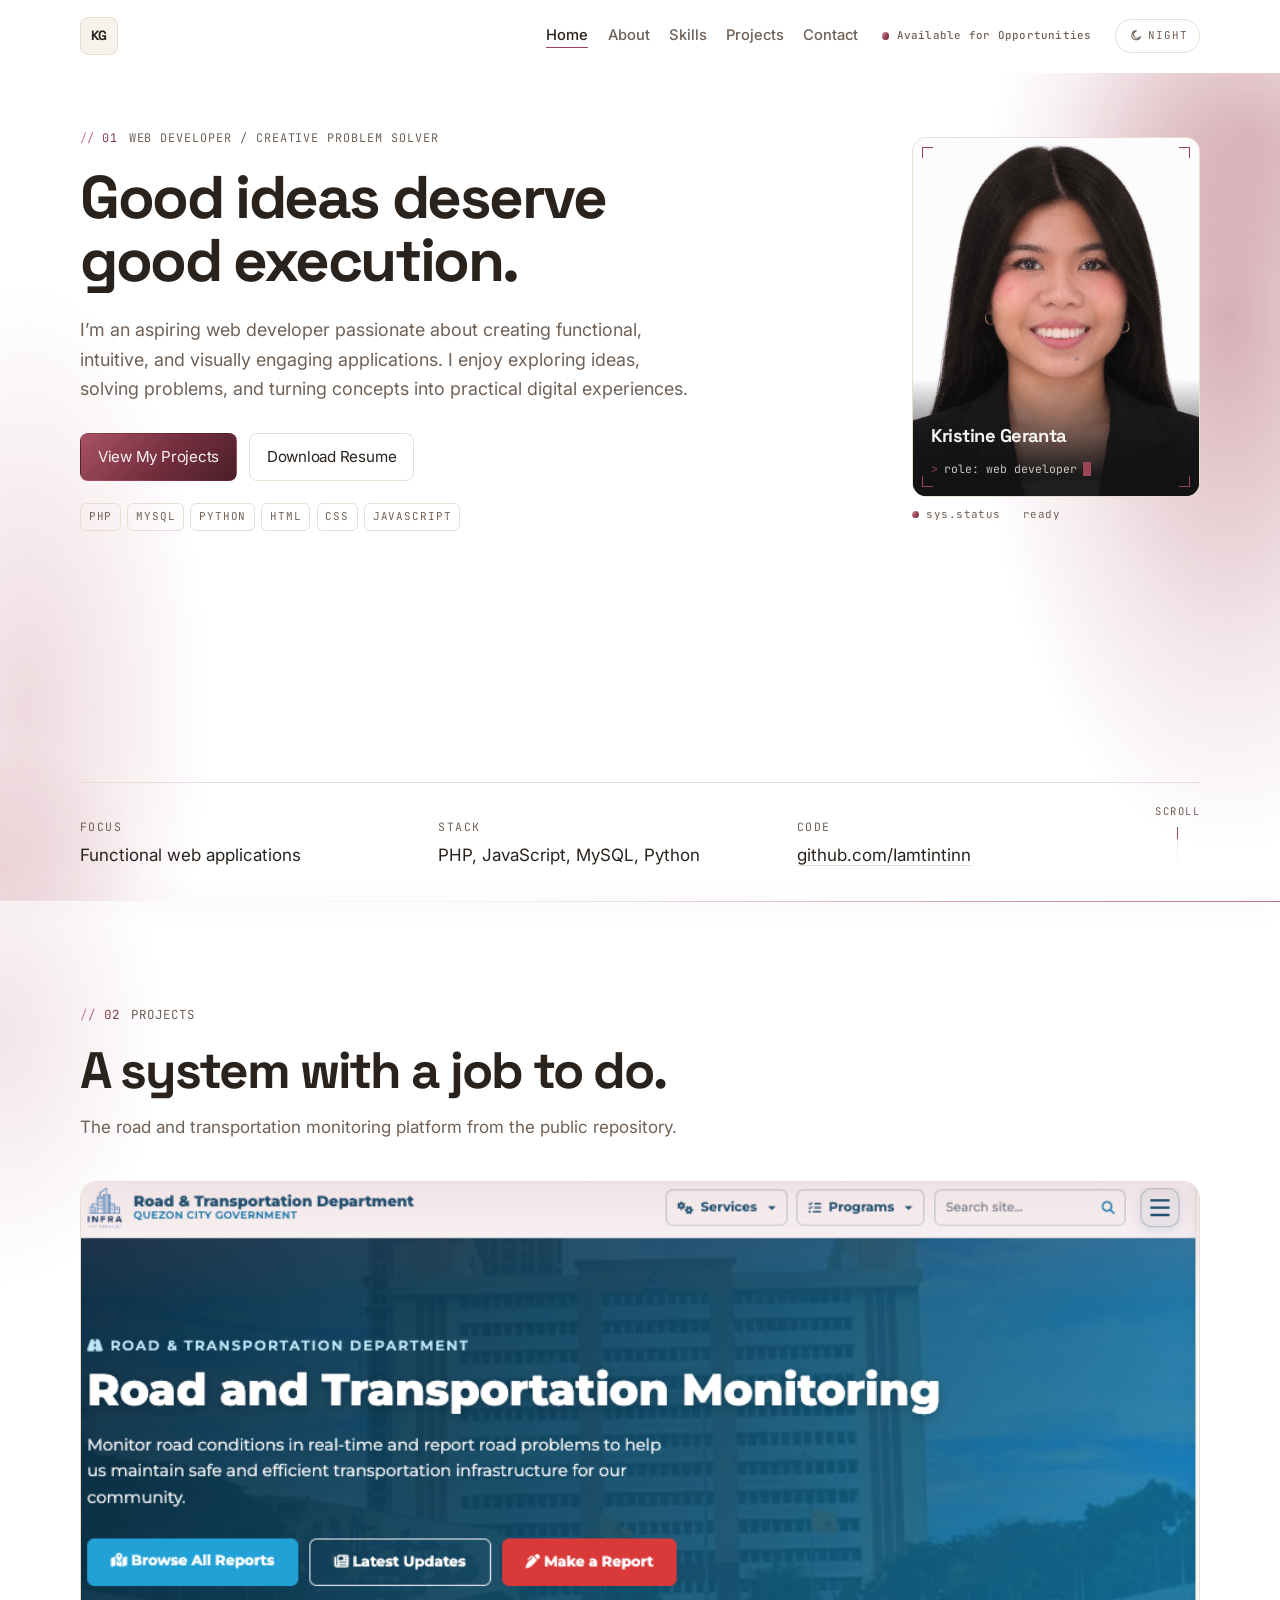
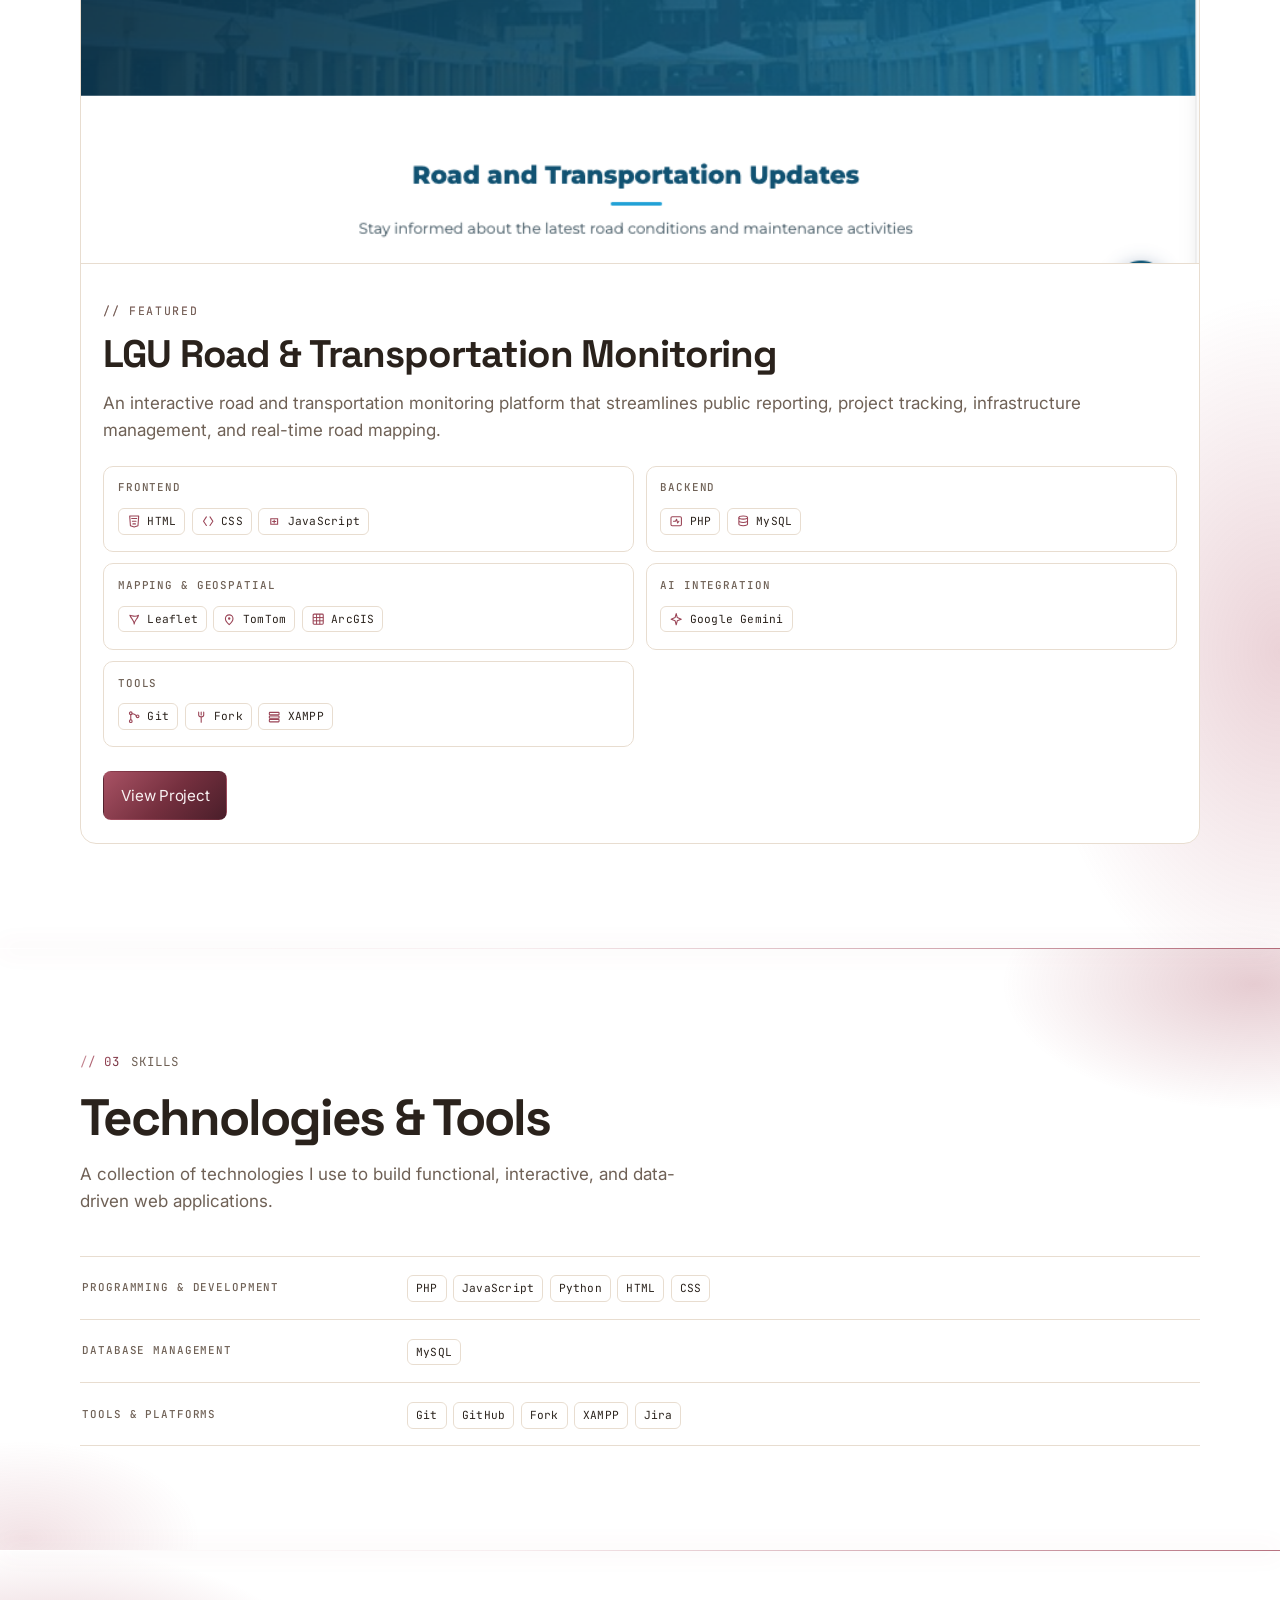
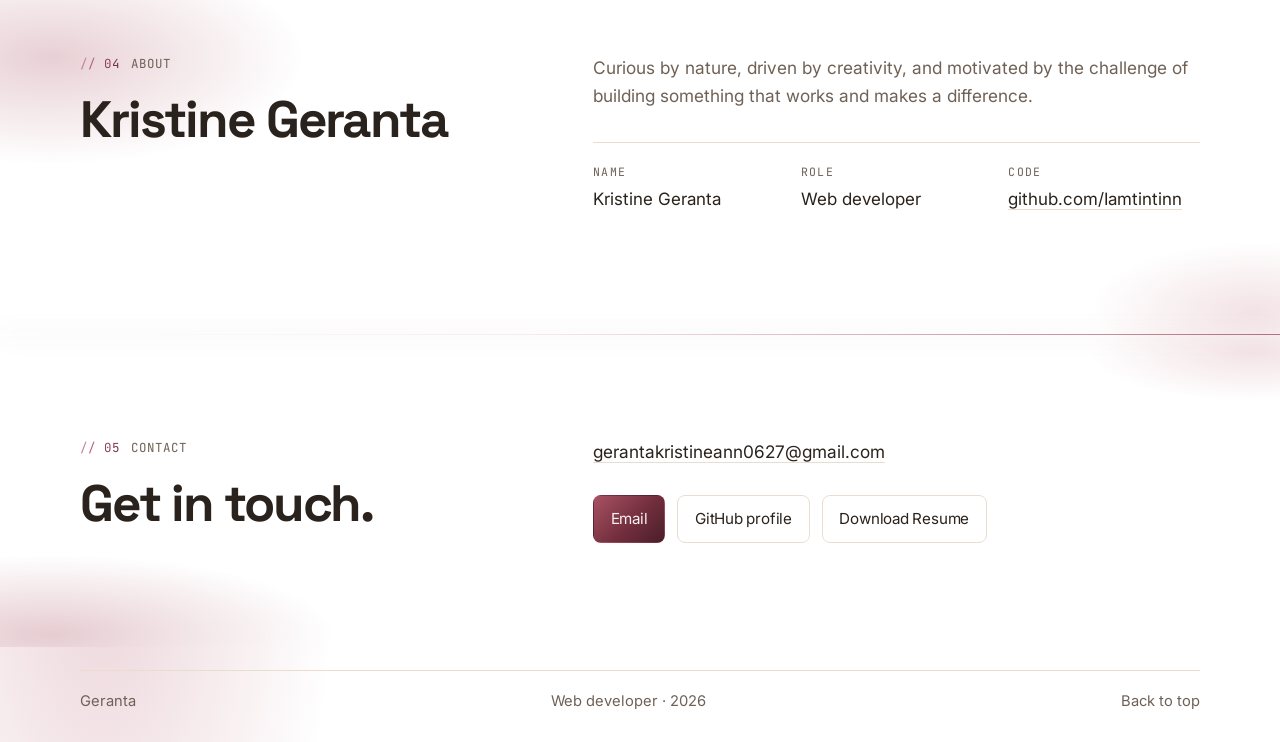
<file: index.html>
<!DOCTYPE html>
<html lang="en" data-theme="day">
<head>
  <meta charset="UTF-8">
  <meta name="viewport" content="width=device-width, initial-scale=1.0">
  <meta name="description" content="Kristine Geranta is a web developer building functional applications with precise, quiet interfaces.">
  <meta name="theme-color" content="#ffffff">
  <title>Kristine Geranta — Web Developer</title>
  <script>if (!window.matchMedia("(prefers-reduced-motion: reduce)").matches) document.documentElement.classList.add("js");try{if(localStorage.getItem("theme-choice")==="night"){document.documentElement.removeAttribute("data-theme");var themeMeta=document.querySelector('meta[name="theme-color"]');if(themeMeta)themeMeta.setAttribute("content","#111214");}}catch(e){}</script>
  <link rel="preconnect" href="https://fonts.googleapis.com">
  <link rel="preconnect" href="https://fonts.gstatic.com" crossorigin>
  <link href="https://fonts.googleapis.com/css2?family=Inter:wght@400;500;600&family=JetBrains+Mono:wght@400;500&family=Space+Grotesk:wght@500;600;700&display=swap" rel="stylesheet">
  <link rel="stylesheet" href="css/style.css?v=33">
  <link rel="icon" href="data:image/svg+xml,%3Csvg xmlns='http://www.w3.org/2000/svg' viewBox='0 0 32 32'%3E%3Crect width='32' height='32' rx='6' fill='%23111214'/%3E%3Crect x='7' y='7' width='18' height='18' rx='2' fill='none' stroke='%23A34D5E' stroke-width='1.5'/%3E%3C/svg%3E">
</head>
<body>
  <a class="skip-link" href="#content">Skip to content</a>

  <header class="site-header" data-header>
    <div class="wrap header-bar">
      <a class="wordmark" href="#top" aria-label="Kristine Geranta, home">
        <span class="logo-mark" aria-hidden="true">KG</span>
      </a>
      <nav class="site-nav" id="site-nav-panel" data-nav aria-label="Primary">
        <div class="site-nav-panel">
          <a href="#top">Home</a>
          <a href="#about">About</a>
          <a href="#skills">Skills</a>
          <a href="#projects">Projects</a>
          <a href="#contact">Contact</a>
        </div>
      </nav>
      <p class="availability"><span class="status-dot" aria-hidden="true"></span> Available for Opportunities</p>
      <button class="theme-toggle" type="button" data-theme-toggle aria-pressed="true" aria-label="Switch to night mode">
        <svg class="theme-icon theme-icon-sun" viewBox="0 0 16 16" aria-hidden="true"><circle cx="8" cy="8" r="2.3" fill="none" stroke="currentColor" stroke-width="1.2"/><path d="M8 1.7v1.5M8 12.8v1.5M1.7 8h1.5M12.8 8h1.5M3.5 3.5l1.1 1.1M11.4 11.4l1.1 1.1M12.5 3.5l-1.1 1.1M4.6 11.4l-1.1 1.1" fill="none" stroke="currentColor" stroke-width="1.2" stroke-linecap="round"/></svg>
        <svg class="theme-icon theme-icon-moon" viewBox="0 0 16 16" aria-hidden="true"><path d="M9.2 2.1a4.9 4.9 0 1 0 4.7 6.3A4.2 4.2 0 1 1 9.2 2.1z" fill="none" stroke="currentColor" stroke-width="1.2" stroke-linejoin="round"/></svg>
        <span class="theme-label-day">Day</span>
        <span class="theme-label-night">Night</span>
      </button>
      <button class="nav-toggle" type="button" data-nav-toggle aria-expanded="false" aria-controls="site-nav-panel" aria-label="Open menu">
        <span></span>
        <span></span>
      </button>
    </div>
  </header>

  <main id="content">
    <section class="hero" id="top">
      <div class="wrap hero-grid">
        <div class="hero-copy">
          <p class="hero-label"><span class="code-id">// 01</span> Web developer / Creative problem solver</p>
          <h1>Good ideas deserve good execution.</h1>
          <p class="lede">I’m an aspiring web developer passionate about creating functional, intuitive, and visually engaging applications. I enjoy exploring ideas, solving problems, and turning concepts into practical digital experiences.</p>
          <div class="hero-actions">
            <a class="btn btn-primary" href="#projects">View My Projects</a>
            <a class="btn btn-ghost" href="documents/resume.pdf" download>Download Resume</a>
          </div>
          <ul class="tech-labels" aria-label="Technologies">
            <li>PHP</li>
            <li>MySQL</li>
            <li>Python</li>
            <li>HTML</li>
            <li>CSS</li>
            <li>JavaScript</li>
          </ul>
        </div>

        <aside class="portrait">
          <div class="portrait-frame">
            <span class="corner corner-tl" aria-hidden="true"></span>
            <span class="corner corner-tr" aria-hidden="true"></span>
            <span class="corner corner-bl" aria-hidden="true"></span>
            <span class="corner corner-br" aria-hidden="true"></span>
            <img class="portrait-photo shot-day" src="assets/images/kristine-geranta.jpg?v=4" alt="Kristine Geranta" width="1024" height="981">
            <img class="portrait-photo shot-night" src="assets/images/kristine-geranta-night.jpg?v=3" alt="Kristine Geranta" width="1024" height="981">
            <div class="portrait-caption">
              <p class="portrait-name">Kristine Geranta</p>
              <p class="terminal" data-terminal aria-hidden="true">
                <span class="terminal-prompt">&gt;</span>
                <span class="terminal-text">role: web developer</span>
                <span class="terminal-caret"></span>
              </p>
            </div>
          </div>
          <p class="sys-status"><span class="status-dot" aria-hidden="true"></span> sys.status &nbsp; ready</p>
        </aside>
      </div>

      <div class="wrap hero-foot">
        <dl class="hero-meta">
          <div>
            <dt>Focus</dt>
            <dd>Functional web applications</dd>
          </div>
          <div>
            <dt>Stack</dt>
            <dd>PHP, JavaScript, MySQL, Python</dd>
          </div>
          <div>
            <dt>Code</dt>
            <dd><a href="https://github.com/Iamtintinn" target="_blank" rel="noopener noreferrer">github.com/Iamtintinn</a></dd>
          </div>
        </dl>
        <a class="scroll-indicator" href="#projects">
          <span>Scroll</span>
          <span class="scroll-line" aria-hidden="true"></span>
        </a>
      </div>
    </section>

    <section class="section" id="projects" data-reveal>
      <div class="wrap">
        <header class="section-head">
          <p class="eyebrow"><span>// 02</span> projects</p>
          <h2>A system with a job to do.</h2>
          <p class="section-intro">The road and transportation monitoring platform from the public repository.</p>
        </header>

        <article class="feature">
          <figure class="project-shot">
            <img class="shot-night" src="assets/images/lgu-road-monitoring.png?v=4" alt="Road and Transportation Monitoring homepage" width="926" height="556">
            <img class="shot-day" src="assets/images/lgu-road-monitoring-day.png" alt="Road and Transportation Monitoring homepage" width="916" height="558">
          </figure>
          <div class="feature-copy">
            <p class="mono-label">// featured</p>
            <h3>LGU Road &amp; Transportation Monitoring</h3>
            <p>An interactive road and transportation monitoring platform that streamlines public reporting, project tracking, infrastructure management, and real-time road mapping.</p>
            <div class="stack-board" aria-label="Technology stack">
              <section class="stack-group">
                <p class="stack-label">Frontend</p>
                <ul>
                  <li><span class="tech-badge"><svg viewBox="0 0 16 16" aria-hidden="true"><path d="M3 2.2h10L12.2 13 8 14.4 3.8 13 3 2.2z" fill="none" stroke="currentColor" stroke-width="1.2" stroke-linejoin="round"/><path d="M5.2 5h5.6M6 8h4M6.6 11h2.8" fill="none" stroke="currentColor" stroke-width="1.2" stroke-linecap="round"/></svg>HTML</span></li>
                  <li><span class="tech-badge"><svg viewBox="0 0 16 16" aria-hidden="true"><path d="M6 3.2 2.8 8 6 12.8M10 3.2 13.2 8 10 12.8" fill="none" stroke="currentColor" stroke-width="1.2" stroke-linecap="round" stroke-linejoin="round"/></svg>CSS</span></li>
                  <li><span class="tech-badge"><svg viewBox="0 0 16 16" aria-hidden="true"><path d="M4.2 5.2h7.6v6.2H4.2z" fill="none" stroke="currentColor" stroke-width="1.2"/><path d="M6.2 8.3h3.6M8 6.6v3.4" fill="none" stroke="currentColor" stroke-width="1.2" stroke-linecap="round"/></svg>JavaScript</span></li>
                </ul>
              </section>
              <section class="stack-group">
                <p class="stack-label">Backend</p>
                <ul>
                  <li><span class="tech-badge"><svg viewBox="0 0 16 16" aria-hidden="true"><rect x="2.2" y="3" width="11.6" height="10" rx="1.4" fill="none" stroke="currentColor" stroke-width="1.2"/><path d="M5 8h2.2l1.2-2.2L9.6 10 11 8" fill="none" stroke="currentColor" stroke-width="1.2" stroke-linecap="round" stroke-linejoin="round"/></svg>PHP</span></li>
                  <li><span class="tech-badge"><svg viewBox="0 0 16 16" aria-hidden="true"><ellipse cx="8" cy="4" rx="4.8" ry="1.7" fill="none" stroke="currentColor" stroke-width="1.2"/><path d="M3.2 4v7.2c0 1 2.1 1.8 4.8 1.8s4.8-.8 4.8-1.8V4M3.2 7.6c0 1 2.1 1.8 4.8 1.8s4.8-.8 4.8-1.8" fill="none" stroke="currentColor" stroke-width="1.2"/></svg>MySQL</span></li>
                </ul>
              </section>
              <section class="stack-group">
                <p class="stack-label">Mapping &amp; Geospatial</p>
                <ul>
                  <li><span class="tech-badge"><svg viewBox="0 0 16 16" aria-hidden="true"><path d="M8 13.4C8 9 4.6 7.6 3.2 3.6 6.4 4.2 9.2 6 12.8 3.6 11.6 8 8 9.6 8 13.4z" fill="none" stroke="currentColor" stroke-width="1.2" stroke-linejoin="round"/></svg>Leaflet</span></li>
                  <li><span class="tech-badge"><svg viewBox="0 0 16 16" aria-hidden="true"><path d="M8 14s4.2-3.8 4.2-6.6a4.2 4.2 0 0 0-8.4 0C3.8 10.2 8 14 8 14z" fill="none" stroke="currentColor" stroke-width="1.2" stroke-linejoin="round"/><circle cx="8" cy="7.2" r="1.3" fill="currentColor"/></svg>TomTom</span></li>
                  <li><span class="tech-badge"><svg viewBox="0 0 16 16" aria-hidden="true"><rect x="2.4" y="2.4" width="11.2" height="11.2" rx="1" fill="none" stroke="currentColor" stroke-width="1.2"/><path d="M2.4 6.2h11.2M2.4 9.8h11.2M6.2 2.4v11.2M9.8 2.4v11.2" fill="none" stroke="currentColor" stroke-width="1.1"/></svg>ArcGIS</span></li>
                </ul>
              </section>
              <section class="stack-group">
                <p class="stack-label">AI Integration</p>
                <ul>
                  <li><span class="tech-badge"><svg viewBox="0 0 16 16" aria-hidden="true"><path d="M8 1.8 9.2 6.2 13.6 8 9.2 9.8 8 14.2 6.8 9.8 2.4 8 6.8 6.2 8 1.8z" fill="none" stroke="currentColor" stroke-width="1.2" stroke-linejoin="round"/></svg>Google Gemini</span></li>
                </ul>
              </section>
              <section class="stack-group">
                <p class="stack-label">Tools</p>
                <ul>
                  <li><span class="tech-badge"><svg viewBox="0 0 16 16" aria-hidden="true"><circle cx="4.2" cy="3.6" r="1.5" fill="none" stroke="currentColor" stroke-width="1.2"/><circle cx="4.2" cy="12.4" r="1.5" fill="none" stroke="currentColor" stroke-width="1.2"/><circle cx="11.8" cy="7" r="1.5" fill="none" stroke="currentColor" stroke-width="1.2"/><path d="M4.2 5.1v5.8M5.6 4.2c1.8.2 4.4.8 4.7 2.8" fill="none" stroke="currentColor" stroke-width="1.2" stroke-linecap="round"/></svg>Git</span></li>
                  <li><span class="tech-badge"><svg viewBox="0 0 16 16" aria-hidden="true"><path d="M5.2 2.4v3.2M8 2.4v3.2M10.8 2.4v3.2M5.2 5.6c0 1.2.8 2 2.8 2s2.8-.8 2.8-2M8 7.6v6" fill="none" stroke="currentColor" stroke-width="1.2" stroke-linecap="round"/></svg>Fork</span></li>
                  <li><span class="tech-badge"><svg viewBox="0 0 16 16" aria-hidden="true"><rect x="2.6" y="2.6" width="10.8" height="2.8" rx="0.6" fill="none" stroke="currentColor" stroke-width="1.2"/><rect x="2.6" y="6.6" width="10.8" height="2.6" rx="0.6" fill="none" stroke="currentColor" stroke-width="1.2"/><rect x="2.6" y="10.4" width="10.8" height="2.8" rx="0.6" fill="none" stroke="currentColor" stroke-width="1.2"/></svg>XAMPP</span></li>
                </ul>
              </section>
            </div>
            <div class="feature-actions">
              <a class="btn btn-primary" href="projects/road-monitoring/index.html">View Project</a>
            </div>
          </div>
        </article>
      </div>
    </section>

    <section class="section" id="skills" data-reveal>
      <div class="wrap">
        <header class="section-head">
          <p class="eyebrow"><span>// 03</span> skills</p>
          <h2>Technologies &amp; Tools</h2>
          <p class="section-intro">A collection of technologies I use to build functional, interactive, and data-driven web applications.</p>
        </header>

        <ul class="skill-groups">
          <li>
            <p class="stack-label">Programming &amp; Development</p>
            <ul>
              <li><span class="tech-badge">PHP</span></li>
              <li><span class="tech-badge">JavaScript</span></li>
              <li><span class="tech-badge">Python</span></li>
              <li><span class="tech-badge">HTML</span></li>
              <li><span class="tech-badge">CSS</span></li>
            </ul>
          </li>
          <li>
            <p class="stack-label">Database Management</p>
            <ul>
              <li><span class="tech-badge">MySQL</span></li>
            </ul>
          </li>
          <li>
            <p class="stack-label">Tools &amp; Platforms</p>
            <ul>
              <li><span class="tech-badge">Git</span></li>
              <li><span class="tech-badge">GitHub</span></li>
              <li><span class="tech-badge">Fork</span></li>
              <li><span class="tech-badge">XAMPP</span></li>
              <li><span class="tech-badge">Jira</span></li>
            </ul>
          </li>
        </ul>
      </div>
    </section>

    <section class="band" id="about" data-reveal>
      <div class="wrap about-grid">
        <header class="section-head">
          <p class="eyebrow"><span>// 04</span> about</p>
          <h2>Kristine Geranta</h2>
        </header>
        <div class="about-copy">
          <p>Curious by nature, driven by creativity, and motivated by the challenge of building something that works and makes a difference.</p>
          <dl class="about-facts">
            <div>
              <dt>Name</dt>
              <dd>Kristine Geranta</dd>
            </div>
            <div>
              <dt>Role</dt>
              <dd>Web developer</dd>
            </div>
            <div>
              <dt>Code</dt>
              <dd><a href="https://github.com/Iamtintinn" target="_blank" rel="noopener noreferrer">github.com/Iamtintinn</a></dd>
            </div>
          </dl>
        </div>
      </div>
    </section>

    <section class="section" id="contact" data-reveal>
      <div class="wrap contact-grid">
        <div>
          <p class="eyebrow"><span>// 05</span> contact</p>
          <h2>Get in touch.</h2>
        </div>
        <div class="contact-copy">
          <p><a class="contact-email" href="mailto:gerantakristineann0627@gmail.com">gerantakristineann0627@gmail.com</a></p>
          <div class="hero-actions">
            <a class="btn btn-primary" href="mailto:gerantakristineann0627@gmail.com">Email</a>
            <a class="btn btn-ghost" href="https://github.com/Iamtintinn" target="_blank" rel="noopener noreferrer">GitHub profile</a>
            <a class="btn btn-ghost" href="documents/resume.pdf" download>Download Resume</a>
          </div>
        </div>
      </div>
    </section>
  </main>

  <footer class="site-footer">
    <div class="wrap footer-bar">
      <p>Geranta</p>
      <p>Web developer · 2026</p>
      <a href="#top">Back to top</a>
    </div>
  </footer>

  <script src="js/script.js"></script>
</body>
</html>
</file>
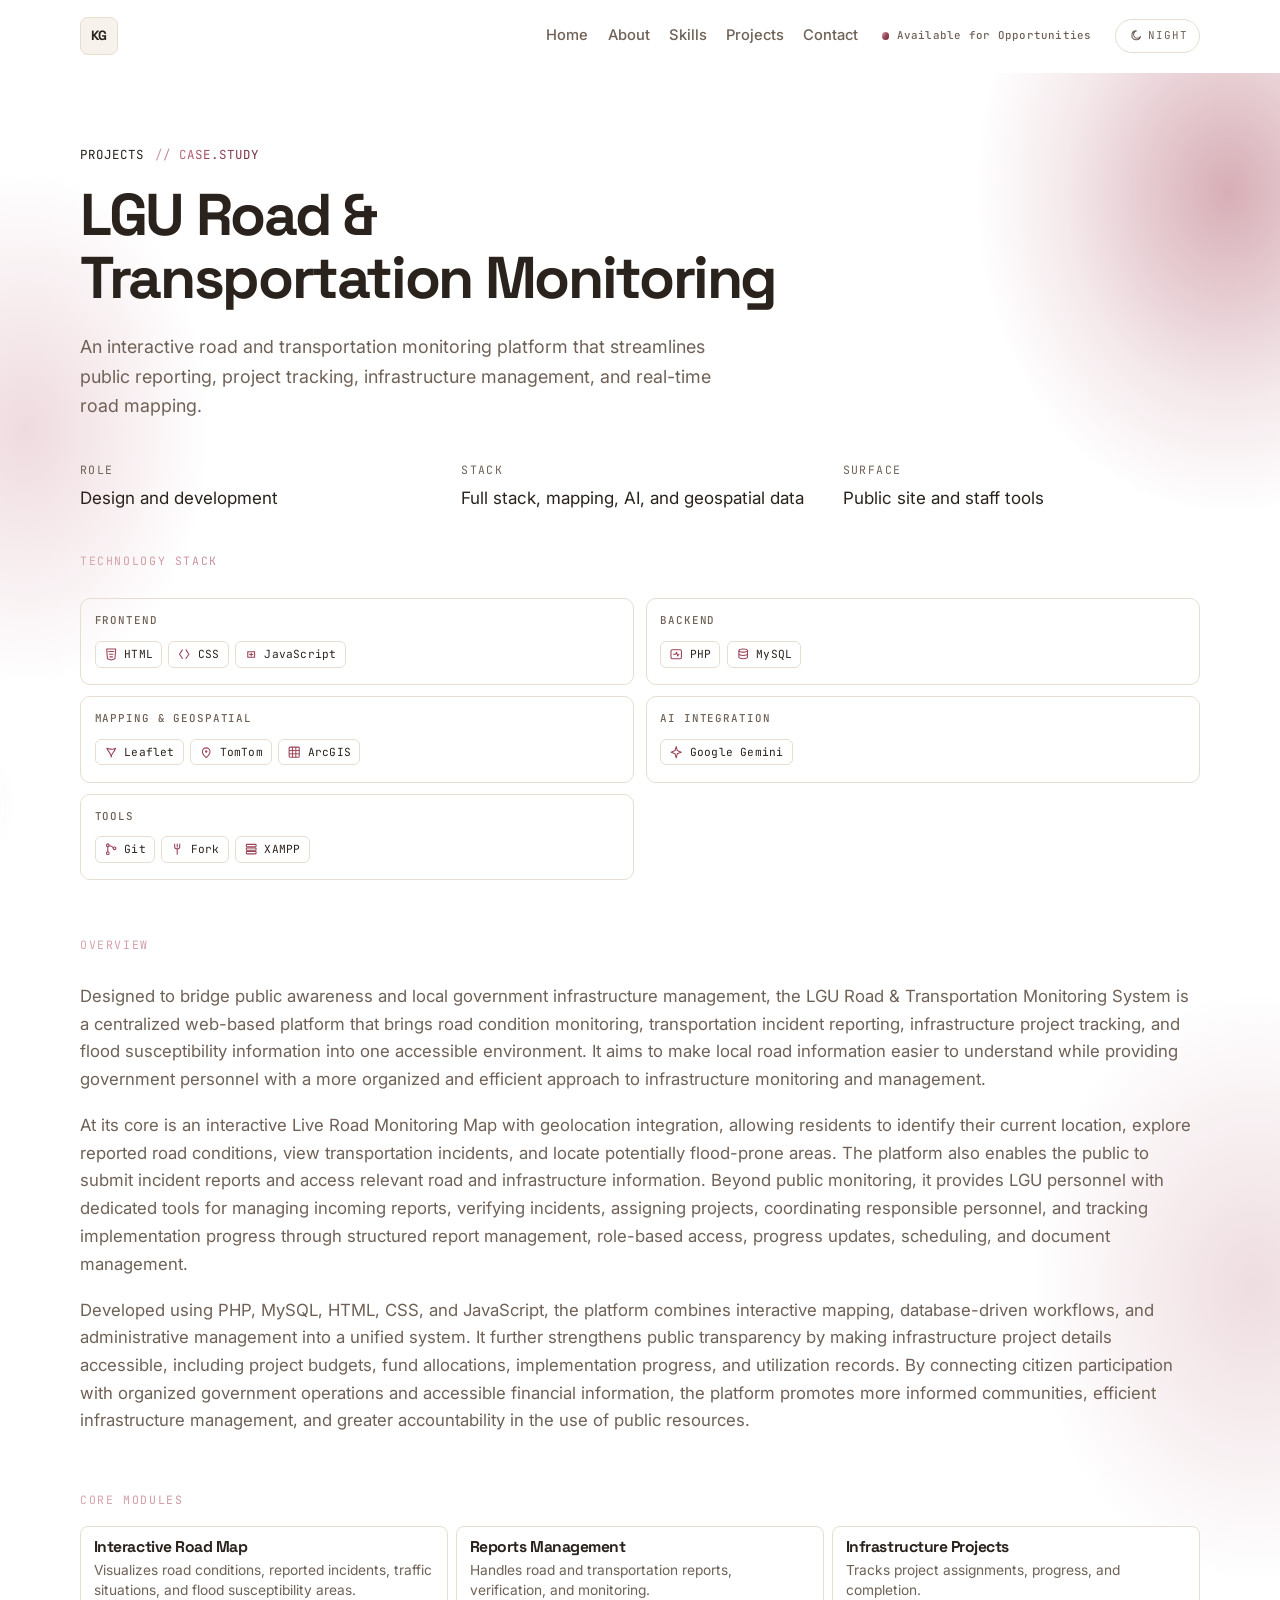
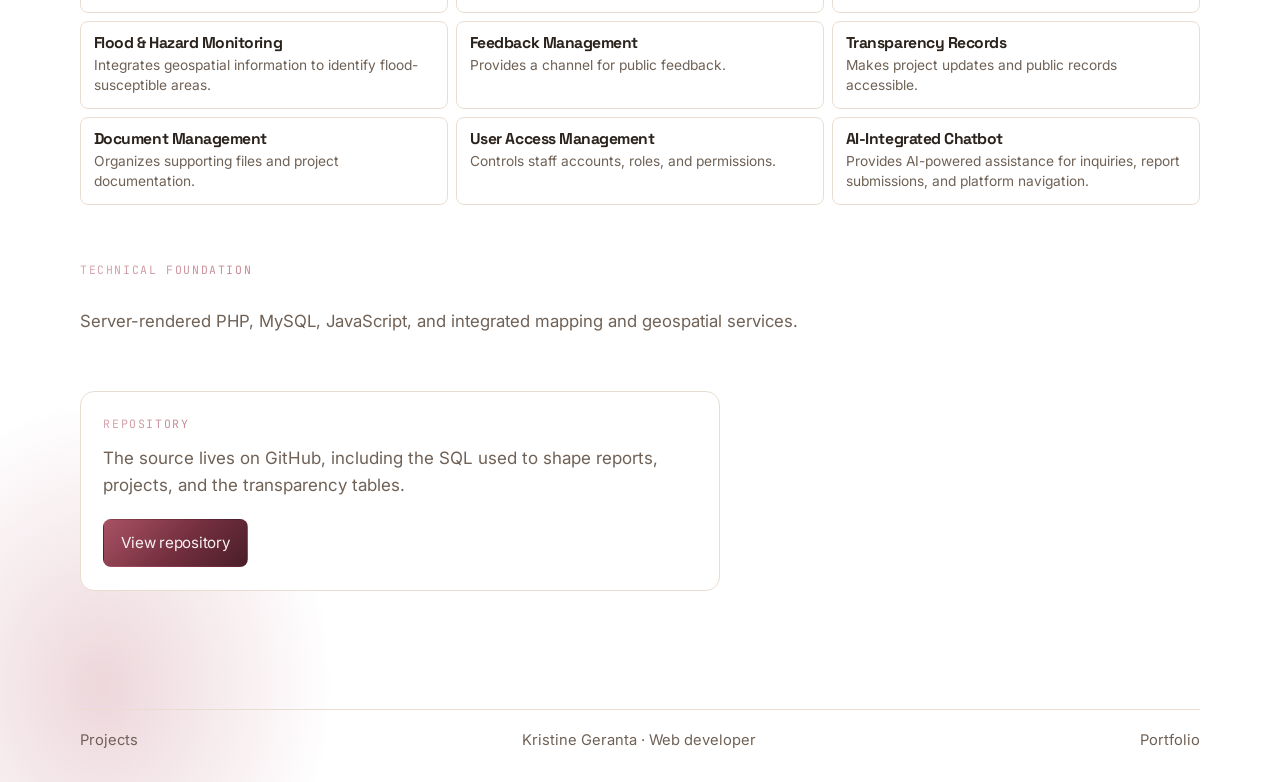
<file: projects/road-monitoring/index.html>
<!DOCTYPE html>
<html lang="en" data-theme="day">
<head>
  <meta charset="UTF-8">
  <meta name="viewport" content="width=device-width, initial-scale=1.0">
  <meta name="description" content="Case study: Road Monitoring, a PHP and MySQL application for a local government unit by Kristine Geranta.">
  <meta name="theme-color" content="#ffffff">
  <title>LGU Road &amp; Transportation Monitoring — Kristine Geranta</title>
  <script>if (!window.matchMedia("(prefers-reduced-motion: reduce)").matches) document.documentElement.classList.add("js");try{if(localStorage.getItem("theme-choice")==="night"){document.documentElement.removeAttribute("data-theme");var themeMeta=document.querySelector('meta[name="theme-color"]');if(themeMeta)themeMeta.setAttribute("content","#111214");}}catch(e){}</script>
  <link rel="preconnect" href="https://fonts.googleapis.com">
  <link rel="preconnect" href="https://fonts.gstatic.com" crossorigin>
  <link href="https://fonts.googleapis.com/css2?family=Inter:wght@400;500;600&family=JetBrains+Mono:wght@400;500&family=Space+Grotesk:wght@500;600;700&display=swap" rel="stylesheet">
  <link rel="stylesheet" href="../../css/style.css?v=33">
  <link rel="icon" href="data:image/svg+xml,%3Csvg xmlns='http://www.w3.org/2000/svg' viewBox='0 0 32 32'%3E%3Crect width='32' height='32' rx='6' fill='%23111214'/%3E%3Crect x='7' y='7' width='18' height='18' rx='2' fill='none' stroke='%23A34D5E' stroke-width='1.5'/%3E%3C/svg%3E">
</head>
<body>
  <a class="skip-link" href="#content">Skip to content</a>

  <header class="site-header" data-header>
    <div class="wrap header-bar">
      <a class="wordmark" href="../../index.html" aria-label="Kristine Geranta, home">
        <span class="logo-mark" aria-hidden="true">KG</span>
      </a>
      <nav class="site-nav" id="site-nav-panel" data-nav aria-label="Primary">
        <div class="site-nav-panel">
          <a href="../../index.html#top">Home</a>
          <a href="../../index.html#about">About</a>
          <a href="../../index.html#skills">Skills</a>
          <a href="../../index.html#projects">Projects</a>
          <a href="../../index.html#contact">Contact</a>
        </div>
      </nav>
      <p class="availability"><span class="status-dot" aria-hidden="true"></span> Available for Opportunities</p>
      <button class="theme-toggle" type="button" data-theme-toggle aria-pressed="true" aria-label="Switch to night mode">
        <svg class="theme-icon theme-icon-sun" viewBox="0 0 16 16" aria-hidden="true"><circle cx="8" cy="8" r="2.3" fill="none" stroke="currentColor" stroke-width="1.2"/><path d="M8 1.7v1.5M8 12.8v1.5M1.7 8h1.5M12.8 8h1.5M3.5 3.5l1.1 1.1M11.4 11.4l1.1 1.1M12.5 3.5l-1.1 1.1M4.6 11.4l-1.1 1.1" fill="none" stroke="currentColor" stroke-width="1.2" stroke-linecap="round"/></svg>
        <svg class="theme-icon theme-icon-moon" viewBox="0 0 16 16" aria-hidden="true"><path d="M9.2 2.1a4.9 4.9 0 1 0 4.7 6.3A4.2 4.2 0 1 1 9.2 2.1z" fill="none" stroke="currentColor" stroke-width="1.2" stroke-linejoin="round"/></svg>
        <span class="theme-label-day">Day</span>
        <span class="theme-label-night">Night</span>
      </button>
      <button class="nav-toggle" type="button" data-nav-toggle aria-expanded="false" aria-label="Open menu">
        <span></span>
        <span></span>
      </button>
    </div>
  </header>

  <main id="content">
    <article class="case">
      <header class="case-hero">
        <div class="wrap">
          <p class="eyebrow"><a href="../../index.html#projects">Projects</a> <span>// case.study</span></p>
          <h1>LGU Road &amp; Transportation Monitoring</h1>
          <p class="lede">An interactive road and transportation monitoring platform that streamlines public reporting, project tracking, infrastructure management, and real-time road mapping.</p>
          <dl class="hero-meta case-meta">
            <div>
              <dt>Role</dt>
              <dd>Design and development</dd>
            </div>
            <div>
              <dt>Stack</dt>
              <dd>Full stack, mapping, AI, and geospatial data</dd>
            </div>
            <div>
              <dt>Surface</dt>
              <dd>Public site and staff tools</dd>
            </div>
          </dl>
        </div>
      </header>

      <div class="wrap case-body">
        <section class="case-stack">
          <p class="mono-label">Technology stack</p>
          <div class="stack-board" aria-label="Technology stack">
            <section class="stack-group">
              <p class="stack-label">Frontend</p>
              <ul>
                <li><span class="tech-badge"><svg viewBox="0 0 16 16" aria-hidden="true"><path d="M3 2.2h10L12.2 13 8 14.4 3.8 13 3 2.2z" fill="none" stroke="currentColor" stroke-width="1.2" stroke-linejoin="round"/><path d="M5.2 5h5.6M6 8h4M6.6 11h2.8" fill="none" stroke="currentColor" stroke-width="1.2" stroke-linecap="round"/></svg>HTML</span></li>
                <li><span class="tech-badge"><svg viewBox="0 0 16 16" aria-hidden="true"><path d="M6 3.2 2.8 8 6 12.8M10 3.2 13.2 8 10 12.8" fill="none" stroke="currentColor" stroke-width="1.2" stroke-linecap="round" stroke-linejoin="round"/></svg>CSS</span></li>
                <li><span class="tech-badge"><svg viewBox="0 0 16 16" aria-hidden="true"><path d="M4.2 5.2h7.6v6.2H4.2z" fill="none" stroke="currentColor" stroke-width="1.2"/><path d="M6.2 8.3h3.6M8 6.6v3.4" fill="none" stroke="currentColor" stroke-width="1.2" stroke-linecap="round"/></svg>JavaScript</span></li>
              </ul>
            </section>
            <section class="stack-group">
              <p class="stack-label">Backend</p>
              <ul>
                <li><span class="tech-badge"><svg viewBox="0 0 16 16" aria-hidden="true"><rect x="2.2" y="3" width="11.6" height="10" rx="1.4" fill="none" stroke="currentColor" stroke-width="1.2"/><path d="M5 8h2.2l1.2-2.2L9.6 10 11 8" fill="none" stroke="currentColor" stroke-width="1.2" stroke-linecap="round" stroke-linejoin="round"/></svg>PHP</span></li>
                <li><span class="tech-badge"><svg viewBox="0 0 16 16" aria-hidden="true"><ellipse cx="8" cy="4" rx="4.8" ry="1.7" fill="none" stroke="currentColor" stroke-width="1.2"/><path d="M3.2 4v7.2c0 1 2.1 1.8 4.8 1.8s4.8-.8 4.8-1.8V4M3.2 7.6c0 1 2.1 1.8 4.8 1.8s4.8-.8 4.8-1.8" fill="none" stroke="currentColor" stroke-width="1.2"/></svg>MySQL</span></li>
              </ul>
            </section>
            <section class="stack-group">
              <p class="stack-label">Mapping &amp; Geospatial</p>
              <ul>
                <li><span class="tech-badge"><svg viewBox="0 0 16 16" aria-hidden="true"><path d="M8 13.4C8 9 4.6 7.6 3.2 3.6 6.4 4.2 9.2 6 12.8 3.6 11.6 8 8 9.6 8 13.4z" fill="none" stroke="currentColor" stroke-width="1.2" stroke-linejoin="round"/></svg>Leaflet</span></li>
                <li><span class="tech-badge"><svg viewBox="0 0 16 16" aria-hidden="true"><path d="M8 14s4.2-3.8 4.2-6.6a4.2 4.2 0 0 0-8.4 0C3.8 10.2 8 14 8 14z" fill="none" stroke="currentColor" stroke-width="1.2" stroke-linejoin="round"/><circle cx="8" cy="7.2" r="1.3" fill="currentColor"/></svg>TomTom</span></li>
                <li><span class="tech-badge"><svg viewBox="0 0 16 16" aria-hidden="true"><rect x="2.4" y="2.4" width="11.2" height="11.2" rx="1" fill="none" stroke="currentColor" stroke-width="1.2"/><path d="M2.4 6.2h11.2M2.4 9.8h11.2M6.2 2.4v11.2M9.8 2.4v11.2" fill="none" stroke="currentColor" stroke-width="1.1"/></svg>ArcGIS</span></li>
              </ul>
            </section>
            <section class="stack-group">
              <p class="stack-label">AI Integration</p>
              <ul>
                <li><span class="tech-badge"><svg viewBox="0 0 16 16" aria-hidden="true"><path d="M8 1.8 9.2 6.2 13.6 8 9.2 9.8 8 14.2 6.8 9.8 2.4 8 6.8 6.2 8 1.8z" fill="none" stroke="currentColor" stroke-width="1.2" stroke-linejoin="round"/></svg>Google Gemini</span></li>
              </ul>
            </section>
            <section class="stack-group">
              <p class="stack-label">Tools</p>
              <ul>
                <li><span class="tech-badge"><svg viewBox="0 0 16 16" aria-hidden="true"><circle cx="4.2" cy="3.6" r="1.5" fill="none" stroke="currentColor" stroke-width="1.2"/><circle cx="4.2" cy="12.4" r="1.5" fill="none" stroke="currentColor" stroke-width="1.2"/><circle cx="11.8" cy="7" r="1.5" fill="none" stroke="currentColor" stroke-width="1.2"/><path d="M4.2 5.1v5.8M5.6 4.2c1.8.2 4.4.8 4.7 2.8" fill="none" stroke="currentColor" stroke-width="1.2" stroke-linecap="round"/></svg>Git</span></li>
                <li><span class="tech-badge"><svg viewBox="0 0 16 16" aria-hidden="true"><path d="M5.2 2.4v3.2M8 2.4v3.2M10.8 2.4v3.2M5.2 5.6c0 1.2.8 2 2.8 2s2.8-.8 2.8-2M8 7.6v6" fill="none" stroke="currentColor" stroke-width="1.2" stroke-linecap="round"/></svg>Fork</span></li>
                <li><span class="tech-badge"><svg viewBox="0 0 16 16" aria-hidden="true"><rect x="2.6" y="2.6" width="10.8" height="2.8" rx="0.6" fill="none" stroke="currentColor" stroke-width="1.2"/><rect x="2.6" y="6.6" width="10.8" height="2.6" rx="0.6" fill="none" stroke="currentColor" stroke-width="1.2"/><rect x="2.6" y="10.4" width="10.8" height="2.8" rx="0.6" fill="none" stroke="currentColor" stroke-width="1.2"/></svg>XAMPP</span></li>
              </ul>
            </section>
          </div>
        </section>

        <section class="case-overview">
          <p class="mono-label">Overview</p>
          <div class="overview-copy">
            <p>Designed to bridge public awareness and local government infrastructure management, the LGU Road &amp; Transportation Monitoring System is a centralized web-based platform that brings road condition monitoring, transportation incident reporting, infrastructure project tracking, and flood susceptibility information into one accessible environment. It aims to make local road information easier to understand while providing government personnel with a more organized and efficient approach to infrastructure monitoring and management.</p>
            <p>At its core is an interactive Live Road Monitoring Map with geolocation integration, allowing residents to identify their current location, explore reported road conditions, view transportation incidents, and locate potentially flood-prone areas. The platform also enables the public to submit incident reports and access relevant road and infrastructure information. Beyond public monitoring, it provides LGU personnel with dedicated tools for managing incoming reports, verifying incidents, assigning projects, coordinating responsible personnel, and tracking implementation progress through structured report management, role-based access, progress updates, scheduling, and document management.</p>
            <p>Developed using PHP, MySQL, HTML, CSS, and JavaScript, the platform combines interactive mapping, database-driven workflows, and administrative management into a unified system. It further strengthens public transparency by making infrastructure project details accessible, including project budgets, fund allocations, implementation progress, and utilization records. By connecting citizen participation with organized government operations and accessible financial information, the platform promotes more informed communities, efficient infrastructure management, and greater accountability in the use of public resources.</p>
          </div>
        </section>

        <section class="case-scope">
          <p class="mono-label">Core modules</p>
          <ul class="scope-list">
            <li>
              <h2>Interactive Road Map</h2>
              <p>Visualizes road conditions, reported incidents, traffic situations, and flood susceptibility areas.</p>
            </li>
            <li>
              <h2>Reports Management</h2>
              <p>Handles road and transportation reports, verification, and monitoring.</p>
            </li>
            <li>
              <h2>Infrastructure Projects</h2>
              <p>Tracks project assignments, progress, and completion.</p>
            </li>
            <li>
              <h2>Flood &amp; Hazard Monitoring</h2>
              <p>Integrates geospatial information to identify flood-susceptible areas.</p>
            </li>
            <li>
              <h2>Feedback Management</h2>
              <p>Provides a channel for public feedback.</p>
            </li>
            <li>
              <h2>Transparency Records</h2>
              <p>Makes project updates and public records accessible.</p>
            </li>
            <li>
              <h2>Document Management</h2>
              <p>Organizes supporting files and project documentation.</p>
            </li>
            <li>
              <h2>User Access Management</h2>
              <p>Controls staff accounts, roles, and permissions.</p>
            </li>
            <li>
              <h2>AI-Integrated Chatbot</h2>
              <p>Provides AI-powered assistance for inquiries, report submissions, and platform navigation.</p>
            </li>
          </ul>
        </section>

        <section class="case-foundation">
          <p class="mono-label">Technical foundation</p>
          <p>Server-rendered PHP, MySQL, JavaScript, and integrated mapping and geospatial services.</p>
        </section>

        <aside class="case-panel">
          <p class="mono-label">Repository</p>
          <p>The source lives on GitHub, including the SQL used to shape reports, projects, and the transparency tables.</p>
          <a class="btn btn-primary" href="https://github.com/Iamtintinn/lg-road-monitoring" target="_blank" rel="noopener noreferrer">View repository</a>
        </aside>
      </div>
    </article>
  </main>

  <footer class="site-footer">
    <div class="wrap footer-bar">
      <a href="../../index.html#projects">Projects</a>
      <p>Kristine Geranta · Web developer</p>
      <a href="../../index.html">Portfolio</a>
    </div>
  </footer>

  <script src="../../js/script.js"></script>
</body>
</html>
</file>
<file: css/style.css>
:root {
  --bg: #111214;
  --bg-2: #191b1f;
  --card: #202329;
  --text: #f2f2f0;
  --muted: #92959d;
  --accent: #a34d5e;
  --accent-2: #c98996;
  --accent-deep: #5c2230;
  --accent-gradient: linear-gradient(125deg, #d7a8b0 0%, #a34d5e 46%, #642836 100%);
  --border: #303238;
  --watch: #c6b48a;
  --report: #c4a39a;
  --display: "Space Grotesk", "Avenir Next", sans-serif;
  --sans: "Inter", "Segoe UI", sans-serif;
  --mono: "JetBrains Mono", ui-monospace, monospace;
  --radius: 14px;
  --header: 4.5rem;
  --ease: 180ms ease;
  color-scheme: dark;
}

*,
*::before,
*::after {
  box-sizing: border-box;
}

html {
  scroll-behavior: smooth;
  scroll-padding-top: var(--header);
}

body {
  margin: 0;
  background:
    radial-gradient(ellipse 62% 38% at 92% -6%, rgba(163, 77, 94, 0.3), transparent 58%),
    radial-gradient(ellipse 46% 30% at 0% 42%, rgba(92, 34, 48, 0.22), transparent 62%),
    radial-gradient(ellipse 52% 34% at 100% 78%, rgba(163, 77, 94, 0.16), transparent 60%),
    linear-gradient(180deg, #111214 0%, #17191d 48%, #111214 100%);
  color: var(--text);
  font-family: var(--sans);
  font-size: 1.0625rem;
  line-height: 1.6;
  text-rendering: optimizeLegibility;
}

body::before {
  content: "";
  position: fixed;
  z-index: 0;
  left: -20%;
  top: -20%;
  width: 140%;
  height: 140%;
  pointer-events: none;
  background:
    radial-gradient(ellipse 22% 18% at 78% 14%, rgba(163, 77, 94, 0.22), transparent 70%),
    radial-gradient(ellipse 18% 16% at 12% 70%, rgba(92, 34, 48, 0.18), transparent 70%);
}

main,
.site-footer {
  position: relative;
  z-index: 1;
}

body::selection,
body *::selection {
  background: var(--accent-deep);
  color: #f8f1f2;
}

img,
svg {
  display: block;
  max-width: 100%;
}

button,
input,
textarea {
  font: inherit;
}

a {
  color: inherit;
}

h1,
h2,
h3 {
  font-family: var(--display);
  font-weight: 700;
  letter-spacing: -0.03em;
  line-height: 1.08;
  margin: 0;
  text-wrap: balance;
}

p {
  margin: 0;
}

ul,
ol {
  margin: 0;
  padding: 0;
  list-style: none;
}

.skip-link {
  position: absolute;
  left: 1rem;
  top: -3rem;
  z-index: 80;
  padding: 0.55rem 0.8rem;
  border-radius: 8px;
  background: linear-gradient(135deg, #a85264 0%, #742f3e 54%, #4a1e2a 100%);
  color: #f8f1f2;
  text-decoration: none;
}

.skip-link:focus {
  top: 0.75rem;
}

.wrap {
  width: min(1120px, calc(100% - clamp(2.4rem, 6vw, 5rem)));
  margin-inline: auto;
}

.mono-label,
.eyebrow,
.hero-meta dt,
.stack-label,
.tech-badge,
.about-facts dt,
.contact-note {
  font-family: var(--mono);
}

.eyebrow {
  display: flex;
  align-items: center;
  gap: 0.7rem;
  margin: 0 0 1.1rem;
  color: var(--muted);
  font-size: 0.78rem;
  letter-spacing: 0.08em;
  text-transform: uppercase;
}

.eyebrow span {
  background: var(--accent-gradient);
  background-clip: text;
  -webkit-background-clip: text;
  color: transparent;
}

.eyebrow a {
  color: var(--text);
  text-decoration: none;
}

.eyebrow a:hover {
  color: var(--accent-2);
}

.mono-label {
  margin: 0 0 0.75rem;
  background: var(--accent-gradient);
  background-clip: text;
  -webkit-background-clip: text;
  color: transparent;
  font-size: 0.72rem;
  letter-spacing: 0.14em;
  text-transform: uppercase;
}

.btn {
  display: inline-flex;
  align-items: center;
  justify-content: center;
  min-height: 2.85rem;
  padding: 0.7rem 1.05rem;
  border: 1px solid transparent;
  border-radius: 8px;
  font-size: 0.95rem;
  letter-spacing: -0.015em;
  text-decoration: none;
  transition: background var(--ease), border-color var(--ease), color var(--ease), transform var(--ease);
}

.btn:hover {
  transform: translateY(-1px);
}

.btn-primary {
  background: linear-gradient(135deg, #a85264 0%, #742f3e 54%, #4a1e2a 100%);
  color: #f8f1f2;
}

.btn-primary:hover {
  background: linear-gradient(135deg, #b86d7c 0%, #8a3d4e 54%, #5a2836 100%);
}

.btn-ghost {
  border-color: var(--border);
  color: var(--text);
}

.btn-ghost:hover {
  background: var(--bg-2);
  border-color: #3c3f46;
}

:focus-visible {
  outline: 2px solid var(--accent);
  outline-offset: 3px;
}

.site-header {
  position: sticky;
  top: 0;
  z-index: 40;
  background: var(--bg);
  border-bottom: 1px solid transparent;
}

.site-header.is-scrolled {
  border-bottom-color: var(--border);
}

.header-bar {
  position: relative;
  display: flex;
  align-items: center;
  min-height: var(--header);
  gap: 1.5rem;
}

.wordmark {
  display: inline-flex;
  margin-right: auto;
  color: var(--text);
  text-decoration: none;
}

.logo-mark {
  display: grid;
  place-items: center;
  width: 2.35rem;
  height: 2.35rem;
  border: 1px solid var(--border);
  border-radius: 8px;
  background: var(--bg-2);
  color: var(--text);
  font-family: var(--display);
  font-size: 0.84rem;
  font-weight: 700;
  letter-spacing: -0.04em;
}

.site-nav,
.site-nav-panel {
  display: flex;
  align-items: center;
  gap: 1.2rem;
}

.site-nav a {
  color: var(--muted);
  font-size: 0.92rem;
  font-weight: 500;
  text-decoration: none;
  transition: color var(--ease), box-shadow var(--ease);
}

.site-nav a:hover,
.site-nav a.is-active {
  color: var(--text);
}

.site-nav a.is-active {
  box-shadow: inset 0 -1px 0 var(--accent);
}

.availability {
  display: inline-flex;
  align-items: center;
  gap: 0.45rem;
  margin: 0;
  color: var(--muted);
  font-family: var(--mono);
  font-size: 0.68rem;
  font-weight: 500;
  letter-spacing: 0.02em;
  white-space: nowrap;
}

.availability .status-dot {
  margin-right: 0;
}

.theme-toggle {
  display: inline-flex;
  align-items: center;
  gap: 0.4rem;
  min-height: 2.15rem;
  padding: 0.3rem 0.7rem;
  border: 1px solid var(--border);
  border-radius: 999px;
  background: transparent;
  color: var(--muted);
  font-family: var(--mono);
  font-size: 0.68rem;
  letter-spacing: 0.08em;
  text-transform: uppercase;
  cursor: pointer;
}

.theme-toggle:hover {
  color: var(--text);
  border-color: var(--accent);
}

.theme-icon {
  width: 0.9rem;
  height: 0.9rem;
}

.theme-icon-moon,
.theme-label-night,
html[data-theme="day"] .theme-icon-sun,
html[data-theme="day"] .theme-label-day {
  display: none;
}

html[data-theme="day"] .theme-icon-moon,
html[data-theme="day"] .theme-label-night {
  display: block;
}

html[data-theme="day"] .theme-label-night {
  display: inline;
}

.nav-toggle {
  display: none;
  width: 2.5rem;
  height: 2.5rem;
  padding: 0;
  flex-direction: column;
  align-items: center;
  justify-content: center;
  gap: 6px;
  border-radius: 8px;
  color: var(--text);
  background: transparent;
  cursor: pointer;
}

.nav-toggle span {
  display: block;
  width: 16px;
  height: 1px;
  background: currentColor;
  transition: transform var(--ease);
}

.nav-toggle[aria-expanded="true"] span:first-child {
  transform: translateY(3.5px) rotate(45deg);
}

.nav-toggle[aria-expanded="true"] span:last-child {
  transform: translateY(-3.5px) rotate(-45deg);
}

.hero {
  position: relative;
  padding: 3.5rem 0 1.5rem;
  background: linear-gradient(180deg, rgba(17, 18, 20, 0) 0%, rgba(32, 22, 26, 0.45) 100%);
}

.hero-grid {
  display: grid;
  grid-template-columns: minmax(0, 1.55fr) minmax(14rem, 18rem);
  gap: clamp(2rem, 4vw, 3.5rem);
  align-items: center;
}

.hero h1 {
  max-width: 14em;
  font-size: clamp(2.55rem, 4.7vw, 4.35rem);
  font-weight: 700;
  letter-spacing: -0.04em;
  line-height: 1.05;
}

.case-hero h1 {
  max-width: 16em;
  font-size: clamp(2.4rem, 4.6vw, 3.8rem);
  font-weight: 700;
  letter-spacing: -0.04em;
  line-height: 1.08;
}

.hero-label,
.code-id {
  font-family: var(--mono);
}

.hero-label {
  display: flex;
  flex-wrap: wrap;
  align-items: center;
  gap: 0.7rem;
  margin: 0 0 1.15rem;
  color: var(--muted);
  font-size: 0.74rem;
  letter-spacing: 0.08em;
  text-transform: uppercase;
}

.code-id {
  background: var(--accent-gradient);
  background-clip: text;
  -webkit-background-clip: text;
  color: transparent;
  letter-spacing: 0.04em;
}

.lede {
  max-width: 38rem;
  margin-top: 1.4rem;
  color: var(--muted);
  font-size: 1.12rem;
  line-height: 1.65;
}

.hero-actions {
  display: flex;
  flex-wrap: wrap;
  gap: 0.75rem;
  margin-top: 1.8rem;
}

.tech-labels {
  display: flex;
  flex-wrap: wrap;
  gap: 0.4rem;
  margin-top: 1.35rem;
}

.tech-labels li {
  padding: 0.28rem 0.48rem;
  border: 1px solid var(--border);
  border-radius: 6px;
  color: var(--muted);
  font-family: var(--mono);
  font-size: 0.68rem;
  letter-spacing: 0.08em;
  text-transform: uppercase;
  transition: transform var(--ease), border-color var(--ease), color var(--ease);
}

.tech-labels li:hover {
  transform: translateY(-2px);
  border-color: var(--accent);
  color: var(--text);
}

.portrait-frame {
  position: relative;
  display: flex;
  flex-direction: column;
  justify-content: flex-end;
  aspect-ratio: 4 / 5;
  overflow: hidden;
  background: var(--bg-2);
  border: 1px solid var(--border);
  border-radius: var(--radius);
}

.portrait-photo {
  position: absolute;
  inset: 0;
  width: 100%;
  height: 100%;
  object-fit: cover;
  object-position: center 18%;
}

.portrait-frame .shot-night {
  display: none;
  object-position: center 36%;
}

html:not([data-theme="day"]) .portrait-frame .shot-day {
  display: none;
}

html:not([data-theme="day"]) .portrait-frame .shot-night {
  display: block;
}

.portrait-caption {
  position: relative;
  z-index: 1;
  padding: 2.6rem 1.1rem 1rem;
  background: linear-gradient(to top, rgba(17, 18, 20, 0.94) 18%, rgba(17, 18, 20, 0.42) 62%, transparent);
}

.corner {
  position: absolute;
  z-index: 2;
  width: 0.7rem;
  height: 0.7rem;
  border-color: var(--accent);
  border-style: solid;
}

.corner-tl { top: 0.55rem; left: 0.55rem; border-width: 1px 0 0 1px; }
.corner-tr { top: 0.55rem; right: 0.55rem; border-width: 1px 1px 0 0; }
.corner-bl { bottom: 0.55rem; left: 0.55rem; border-width: 0 0 1px 1px; }
.corner-br { bottom: 0.55rem; right: 0.55rem; border-width: 0 1px 1px 0; }

.portrait-name {
  color: #f2f2f0;
  font-family: var(--display);
  font-size: 1.15rem;
  font-weight: 700;
  letter-spacing: -0.03em;
}

.terminal {
  display: flex;
  align-items: center;
  gap: 0.4rem;
  min-height: 1.4rem;
  margin-top: 0.45rem;
  color: #c8c6c2;
  font-family: var(--mono);
  font-size: 0.72rem;
}

.terminal-prompt {
  color: var(--accent);
}

.terminal-caret {
  width: 0.45rem;
  height: 0.85rem;
  background: var(--accent);
  animation: caret 1s steps(1) infinite;
}

.sys-status {
  margin-top: 0.55rem;
  color: var(--muted);
  font-family: var(--mono);
  font-size: 0.68rem;
  letter-spacing: 0.04em;
}

.sys-status {
  display: flex;
  align-items: center;
}

.hero-foot {
  display: flex;
  align-items: flex-end;
  justify-content: space-between;
  gap: 1.5rem;
  margin-top: 3rem;
  padding-top: 1.25rem;
  border-top: 1px solid var(--border);
}

.scroll-indicator {
  display: inline-flex;
  flex-direction: column;
  align-items: center;
  gap: 0.45rem;
  flex: 0 0 auto;
  color: var(--muted);
  font-family: var(--mono);
  font-size: 0.66rem;
  letter-spacing: 0.14em;
  text-transform: uppercase;
  text-decoration: none;
}

.scroll-indicator:hover {
  color: var(--text);
}

.scroll-line {
  position: relative;
  width: 1px;
  height: 2.6rem;
  overflow: hidden;
  background: linear-gradient(var(--border), transparent);
}

.scroll-line::after {
  content: "";
  position: absolute;
  left: 0;
  width: 100%;
  height: 0.7rem;
  background: var(--accent);
  animation: scroll-drop 1.8s ease-in-out infinite;
}

@keyframes caret {
  0%, 45% { opacity: 1; }
  50%, 100% { opacity: 0; }
}

@keyframes scroll-drop {
  0% { top: -0.7rem; }
  100% { top: 2.6rem; }
}

.hero-meta {
  display: grid;
  grid-template-columns: repeat(3, 1fr);
  gap: 1.5rem;
  flex: 1;
  margin: 0;
  padding: 0;
  border-top: 0;
}

.hero-meta dt {
  margin-bottom: 0.35rem;
  color: var(--muted);
  font-size: 0.72rem;
  letter-spacing: 0.12em;
  text-transform: uppercase;
}

.hero-meta dd {
  margin: 0;
  color: var(--text);
}

.hero-meta a {
  color: var(--text);
  text-decoration: none;
  border-bottom: 1px solid var(--border);
}

.hero-meta a:hover {
  border-bottom-color: var(--accent);
}

.status-dot {
  display: inline-block;
  width: 0.45rem;
  height: 0.45rem;
  margin-right: 0.45rem;
  border-radius: 50%;
  background: var(--accent-gradient);
  vertical-align: 0.08em;
}

.section {
  position: relative;
  padding: 6.5rem 0;
}

.section::before {
  content: "";
  position: absolute;
  left: 0;
  right: 0;
  top: 0;
  height: 1px;
  background: linear-gradient(90deg, transparent 0%, rgba(215, 168, 176, 0.2) 18%, rgba(163, 77, 94, 0.9) 50%, rgba(215, 168, 176, 0.2) 82%, transparent 100%);
  box-shadow: 0 0 22px rgba(163, 77, 94, 0.45);
  pointer-events: none;
}

#projects {
  background: linear-gradient(180deg, #1a1c21 0%, #141618 46%, #1c1618 100%);
}

#skills {
  background:
    radial-gradient(ellipse 46% 55% at 100% 0%, rgba(163, 77, 94, 0.2), transparent 62%),
    linear-gradient(180deg, #121316 0%, #1b1e24 52%, #131416 100%);
}

#contact {
  background:
    radial-gradient(ellipse 70% 80% at 0% 100%, rgba(163, 77, 94, 0.28), transparent 58%),
    linear-gradient(180deg, #141618 0%, #1a1417 100%);
}

.section-head {
  max-width: 40rem;
  margin-bottom: 2.5rem;
}

.section-head h2,
.about-grid h2,
.contact-grid h2 {
  font-size: clamp(2.15rem, 4vw, 3.25rem);
  font-weight: 700;
  letter-spacing: -0.04em;
  line-height: 1.08;
}

.section-intro {
  margin-top: 1rem;
  color: var(--muted);
}

.feature {
  display: grid;
  background: var(--card);
  border: 1px solid var(--border);
  border-radius: 16px;
  overflow: hidden;
  transition: border-color var(--ease), transform var(--ease);
}

.feature:hover {
  border-color: #3c3f46;
  transform: translateY(-2px);
}

.project-shot {
  position: relative;
  margin: 0;
  background: var(--bg);
  border-bottom: 1px solid var(--border);
}

.project-shot img {
  display: block;
  width: 100%;
  height: auto;
  filter: saturate(0.88) contrast(1.04);
}

.project-shot .shot-day {
  display: none;
}

html[data-theme="day"] .project-shot .shot-night {
  display: none;
}

html[data-theme="day"] .project-shot .shot-day {
  display: block;
  filter: none;
}

.project-shot::after {
  content: "";
  position: absolute;
  inset: 0;
  background:
    linear-gradient(180deg, rgba(163, 77, 94, 0.24) 0%, rgba(163, 77, 94, 0) 16%),
    linear-gradient(180deg, rgba(32, 35, 41, 0) 84%, rgba(32, 35, 41, 0.72) 100%);
  pointer-events: none;
}

.feature-copy {
  display: flex;
  flex-direction: column;
  padding: 1.5rem 1.4rem 1.45rem;
}

.feature-copy h3 {
  font-size: clamp(2rem, 3vw, 2.6rem);
  font-weight: 700;
  line-height: 1.1;
}

.feature-copy > p {
  margin-top: 0.9rem;
  color: var(--muted);
}

.stack-board {
  display: grid;
  grid-template-columns: repeat(2, minmax(0, 1fr));
  gap: 0.7rem;
}

.feature-copy .stack-board {
  margin-top: 1.35rem;
}

.stack-group {
  min-width: 0;
  padding: 0.8rem 0.85rem 0.9rem;
  border: 1px solid var(--border);
  border-radius: 10px;
}

.stack-label {
  margin-bottom: 0.7rem;
  color: var(--muted);
  font-size: 0.68rem;
  font-weight: 500;
  letter-spacing: 0.08em;
  text-transform: uppercase;
}

.stack-group ul {
  display: flex;
  flex-wrap: wrap;
  gap: 0.4rem;
}

.tech-badge {
  display: inline-flex;
  align-items: center;
  gap: 0.38rem;
  max-width: 100%;
  padding: 0.32rem 0.5rem;
  border: 1px solid var(--border);
  border-radius: 6px;
  color: var(--text);
  font-size: 0.7rem;
  letter-spacing: 0.02em;
  line-height: 1.3;
  transition: transform var(--ease), border-color var(--ease);
}

.tech-badge:hover {
  transform: translateY(-2px);
  border-color: var(--accent);
}

.tech-badge svg {
  width: 0.9rem;
  height: 0.9rem;
  flex: none;
  color: var(--accent);
}

.feature-actions {
  display: flex;
  flex-wrap: wrap;
  gap: 0.7rem;
  margin-top: auto;
  padding-top: 1.5rem;
}

.skill-groups {
  border-top: 1px solid var(--border);
}

.skill-groups > li {
  display: grid;
  grid-template-columns: minmax(14rem, 0.38fr) minmax(0, 1fr);
  gap: 0.75rem 1.5rem;
  align-items: center;
  padding: 1.05rem 0.15rem;
  border-bottom: 1px solid var(--border);
}

.skill-groups .stack-label {
  margin: 0;
}

.skill-groups ul {
  display: flex;
  flex-wrap: wrap;
  gap: 0.4rem;
}

.band {
  position: relative;
  padding: 6.5rem 0;
  background:
    radial-gradient(ellipse 55% 80% at 0% 30%, rgba(163, 77, 94, 0.24), transparent 58%),
    linear-gradient(165deg, #24181c 0%, #191b1f 46%, #14161a 100%);
}

.band::before {
  content: "";
  position: absolute;
  left: 0;
  right: 0;
  top: 0;
  height: 1px;
  background: linear-gradient(90deg, transparent 0%, rgba(215, 168, 176, 0.2) 18%, rgba(163, 77, 94, 0.9) 50%, rgba(215, 168, 176, 0.2) 82%, transparent 100%);
  box-shadow: 0 0 22px rgba(163, 77, 94, 0.45);
  pointer-events: none;
}

.about-grid,
.contact-grid {
  display: grid;
  grid-template-columns: minmax(0, 0.85fr) minmax(0, 1.15fr);
  gap: clamp(2rem, 5vw, 5rem);
  align-items: start;
}

.about-copy p + p {
  margin-top: 1rem;
}

.about-copy p {
  color: var(--muted);
  font-size: 1.08rem;
}

.about-facts {
  display: grid;
  grid-template-columns: repeat(3, minmax(0, 1fr));
  gap: 1rem;
  margin-top: 2rem;
  padding-top: 1.25rem;
  border-top: 1px solid var(--border);
}

.about-facts dt {
  margin-bottom: 0.3rem;
  color: var(--muted);
  font-size: 0.72rem;
  letter-spacing: 0.12em;
  text-transform: uppercase;
}

.about-facts dd {
  margin: 0;
}

.about-facts a {
  color: var(--text);
  text-decoration: none;
  border-bottom: 1px solid var(--border);
}

.about-facts a:hover {
  border-bottom-color: var(--accent);
}

.contact-copy > p {
  color: var(--muted);
  font-size: 1.08rem;
}

.contact-email {
  color: var(--text);
  text-decoration: none;
  border-bottom: 1px solid var(--border);
  overflow-wrap: anywhere;
}

.contact-email:hover {
  border-bottom-color: var(--accent);
}

.contact-note {
  margin-top: 1.1rem;
  color: var(--muted);
  font-size: 0.78rem;
  letter-spacing: 0.02em;
}

.site-footer {
  padding: 1.4rem 0 1.8rem;
}

.footer-bar {
  display: flex;
  justify-content: space-between;
  gap: 1rem;
  padding-top: 1.2rem;
  border-top: 1px solid var(--border);
  color: var(--muted);
  font-size: 0.92rem;
}

.footer-bar a {
  color: var(--muted);
  text-decoration: none;
}

.footer-bar a:hover {
  color: var(--text);
}

.case-hero {
  padding: 4.5rem 0 2.5rem;
}

.case-hero .lede {
  max-width: 40rem;
}

.case-meta {
  margin-top: 2.5rem;
}

.case-body {
  display: grid;
  gap: 3.5rem;
  padding-bottom: 6rem;
}

.case-stack {
  display: grid;
  gap: 1rem;
}

.case-overview,
.case-foundation {
  display: grid;
  gap: 1rem;
}

.overview-copy {
  display: grid;
  gap: 1.15rem;
}

.case-overview p:not(.mono-label),
.case-foundation p:not(.mono-label) {
  color: var(--muted);
  font-size: 1.05rem;
  line-height: 1.65;
}

.case-scope .mono-label {
  margin-bottom: 1rem;
}

.scope-list {
  display: grid;
  grid-template-columns: repeat(3, minmax(0, 1fr));
  gap: 0.5rem;
}

.scope-list li {
  padding: 0.7rem 0.8rem 0.75rem;
  border: 1px solid var(--border);
  border-radius: 8px;
  background: var(--card);
}

.scope-list h2 {
  margin-bottom: 0.25rem;
  font-size: 0.98rem;
  font-weight: 700;
  letter-spacing: -0.03em;
  line-height: 1.2;
}

.scope-list p {
  color: var(--muted);
  font-size: 0.86rem;
  line-height: 1.45;
}

.case-panel {
  max-width: 40rem;
  padding: 1.4rem;
  background: var(--card);
  border: 1px solid var(--border);
  border-radius: var(--radius);
}

.case-panel p:not(.mono-label) {
  margin-bottom: 1.2rem;
  color: var(--muted);
}

@media (max-width: 900px) {
  .hero-grid,
  .hero-foot,
  .feature,
  .about-grid,
  .contact-grid,
  .skill-groups > li,
  .overview-copy {
    grid-template-columns: 1fr;
  }

  .hero-meta,
  .about-facts {
    grid-template-columns: 1fr;
    gap: 1rem;
  }

  .scope-list {
    grid-template-columns: repeat(2, minmax(0, 1fr));
  }

  .hero {
    padding-top: 2.75rem;
  }

  .hero h1 {
    max-width: none;
  }

  .portrait {
    max-width: 18rem;
  }

  .case-hero h1 {
    max-width: none;
  }

  .section,
  .band {
    padding: 4.5rem 0;
  }
}

@media (max-width: 980px) {
  html {
    scroll-padding-top: 6.75rem;
  }

  .nav-toggle {
    display: inline-flex;
  }

  .wordmark {
    margin-right: 0;
  }

  .availability {
    order: 4;
    flex: 1 0 100%;
    padding: 0.15rem 0 0.35rem;
    white-space: normal;
  }

  .header-bar {
    flex-wrap: wrap;
    row-gap: 0.35rem;
    padding-bottom: 0.45rem;
  }

  .theme-toggle {
    order: 3;
    margin-left: auto;
  }

  .nav-toggle {
    order: 3;
    margin-left: 0.45rem;
  }

  .site-nav {
    display: grid;
    grid-template-rows: 0fr;
    position: absolute;
    top: calc(100% + 1px);
    left: 50%;
    width: 100vw;
    transform: translateX(-50%);
    background: var(--bg-2);
    border-bottom: 1px solid transparent;
    opacity: 0;
    visibility: hidden;
    pointer-events: none;
    transition: grid-template-rows 0.32s ease, opacity 0.24s ease, visibility 0.32s ease, border-color 0.32s ease;
  }

  .site-nav.is-open {
    grid-template-rows: 1fr;
    opacity: 1;
    visibility: visible;
    pointer-events: auto;
    border-bottom-color: var(--border);
  }

  .site-nav-panel {
    display: grid;
    min-height: 0;
    overflow: hidden;
    gap: 0;
    padding: 0 1.2rem;
  }

  .site-nav.is-open .site-nav-panel {
    padding-bottom: 0.35rem;
  }

  .site-nav a {
    padding: 0.85rem 0;
    border-bottom: 1px solid var(--border);
    box-shadow: none;
  }

  .site-nav a.is-active {
    box-shadow: inset 2px 0 0 var(--accent);
  }
}

@media (max-width: 720px) {

  .footer-bar {
    flex-direction: column;
  }

  .hero h1 {
    font-size: clamp(2.15rem, 9vw, 3.1rem);
  }

  .case-hero h1 {
    font-size: clamp(2rem, 8vw, 2.7rem);
  }

  .stack-board,
  .scope-list {
    grid-template-columns: 1fr;
  }

  .scroll-indicator {
    align-items: flex-start;
  }
}

@media (min-width: 901px) {
  .hero {
    min-height: calc(100svh - var(--header));
    display: flex;
    flex-direction: column;
    justify-content: space-between;
    padding-bottom: 2rem;
  }

  .hero-foot {
    margin-top: 2.5rem;
  }
}

@media (prefers-reduced-motion: no-preference) {
  html.js [data-reveal] {
    opacity: 0;
    transform: translateY(14px);
    transition: opacity 0.55s ease, transform 0.55s ease;
  }

  html.js [data-reveal].is-visible {
    opacity: 1;
    transform: none;
  }

  html.js .hero-copy > *,
  html.js .portrait,
  html.js .hero-foot,
  html.js .case-hero .wrap > * {
    animation: rise 0.7s ease both;
  }

  html.js .hero-copy > :nth-child(1),
  html.js .case-hero .wrap > :nth-child(1) { animation-delay: 0.04s; }
  html.js .hero-copy > :nth-child(2),
  html.js .case-hero .wrap > :nth-child(2) { animation-delay: 0.12s; }
  html.js .hero-copy > :nth-child(3),
  html.js .case-hero .wrap > :nth-child(3) { animation-delay: 0.2s; }
  html.js .portrait,
  html.js .hero-copy > :nth-child(4),
  html.js .case-hero .wrap > :nth-child(4) { animation-delay: 0.28s; }
  html.js .hero-copy > :nth-child(5) { animation-delay: 0.36s; }
  html.js .hero-foot { animation-delay: 0.42s; }

  html.js .hero .tech-labels li,
  html.js #skills.is-visible .skill-groups ul li {
    animation: pop-in 0.45s ease backwards;
  }

  html.js .hero .tech-labels li:nth-child(1) { animation-delay: 0.42s; }
  html.js .hero .tech-labels li:nth-child(2) { animation-delay: 0.48s; }
  html.js .hero .tech-labels li:nth-child(3) { animation-delay: 0.54s; }
  html.js .hero .tech-labels li:nth-child(4) { animation-delay: 0.6s; }
  html.js .hero .tech-labels li:nth-child(5) { animation-delay: 0.66s; }
  html.js .hero .tech-labels li:nth-child(6) { animation-delay: 0.72s; }

  html.js #skills.is-visible .skill-groups ul li:nth-child(1) { animation-delay: 0.08s; }
  html.js #skills.is-visible .skill-groups ul li:nth-child(2) { animation-delay: 0.14s; }
  html.js #skills.is-visible .skill-groups ul li:nth-child(3) { animation-delay: 0.2s; }
  html.js #skills.is-visible .skill-groups ul li:nth-child(4) { animation-delay: 0.26s; }
  html.js #skills.is-visible .skill-groups ul li:nth-child(5) { animation-delay: 0.32s; }

  html.js .hero .hero-meta > div {
    animation: rise 0.55s ease both;
  }

  html.js .hero .hero-meta > div:nth-child(1) { animation-delay: 0.48s; }
  html.js .hero .hero-meta > div:nth-child(2) { animation-delay: 0.56s; }
  html.js .hero .hero-meta > div:nth-child(3) { animation-delay: 0.64s; }

  html.js .portrait .corner {
    animation: corner-in 0.45s ease both;
  }

  html.js .corner-tl { animation-delay: 0.46s; }
  html.js .corner-tr { animation-delay: 0.54s; }
  html.js .corner-bl { animation-delay: 0.62s; }
  html.js .corner-br { animation-delay: 0.7s; }

  html.js .portrait-frame {
    animation: float-card 7s ease-in-out 1.1s infinite;
  }

  html.js body:has(.hero) .availability .status-dot,
  html.js .sys-status .status-dot {
    animation: pulse-dot 2.4s ease-in-out infinite;
  }

  html.js #projects.is-visible .project-shot img {
    animation: shot-in 0.9s ease both;
  }

  html.js #projects.is-visible .stack-group {
    animation: rise 0.55s ease both;
  }

  html.js #projects.is-visible .stack-group:nth-child(1) { animation-delay: 0.08s; }
  html.js #projects.is-visible .stack-group:nth-child(2) { animation-delay: 0.16s; }
  html.js #projects.is-visible .stack-group:nth-child(3) { animation-delay: 0.24s; }
  html.js #projects.is-visible .stack-group:nth-child(4) { animation-delay: 0.32s; }
  html.js #projects.is-visible .stack-group:nth-child(5) { animation-delay: 0.4s; }

  html.js [data-reveal].is-visible .feature,
  html.js [data-reveal].is-visible .skill-groups > li,
  html.js [data-reveal].is-visible .about-facts > div,
  html.js [data-reveal].is-visible .contact-copy {
    animation: rise 0.6s ease both;
  }

  html.js [data-reveal].is-visible .skill-groups > li:nth-child(2),
  html.js [data-reveal].is-visible .about-facts > div:nth-child(2) { animation-delay: 0.08s; }
  html.js [data-reveal].is-visible .skill-groups > li:nth-child(3),
  html.js [data-reveal].is-visible .about-facts > div:nth-child(3) { animation-delay: 0.16s; }

  html.js body::before {
    animation: glow-drift 18s ease-in-out infinite alternate;
  }

  html.js .section::before,
  html.js .band::before {
    background-size: 220% 100%;
    animation: line-sheen 8s ease-in-out infinite;
  }
}

@keyframes rise {
  from {
    opacity: 0;
    transform: translateY(16px);
  }

  to {
    opacity: 1;
    transform: none;
  }
}

@keyframes glow-drift {
  from { transform: translate3d(0, 0, 0); }
  to { transform: translate3d(4%, -3%, 0); }
}

@keyframes line-sheen {
  0%,
  100% { background-position: 0% 50%; }
  50% { background-position: 100% 50%; }
}

@keyframes pop-in {
  from {
    opacity: 0;
    transform: translateY(8px) scale(0.92);
  }

  to {
    opacity: 1;
    transform: none;
  }
}

@keyframes corner-in {
  from { opacity: 0; transform: scale(0.3); }
  to { opacity: 1; transform: none; }
}

@keyframes float-card {
  0%,
  100% { transform: translateY(0); }
  50% { transform: translateY(-8px); }
}

@keyframes pulse-dot {
  0%,
  100% { box-shadow: 0 0 0 0 rgba(163, 77, 94, 0.45); }
  50% { box-shadow: 0 0 0 6px rgba(163, 77, 94, 0); }
}

@keyframes shot-in {
  from {
    opacity: 0;
    transform: scale(1.05);
  }

  to {
    opacity: 1;
    transform: none;
  }
}

html[data-theme="day"] {
  --bg: #ffffff;
  --bg-2: #f7f2ec;
  --card: #ffffff;
  --text: #2a221c;
  --muted: #6f6156;
  --accent: #9a4456;
  --accent-2: #7a3544;
  --border: #e8ddd0;
  color-scheme: light;
}

html[data-theme="day"] body {
  background:
    radial-gradient(ellipse 32% 22% at 96% 8%, rgba(150, 42, 64, 0.38) 0%, rgba(150, 42, 64, 0.1) 40%, transparent 62%),
    radial-gradient(ellipse 24% 18% at 2% 18%, rgba(164, 54, 76, 0.18), transparent 60%),
    radial-gradient(ellipse 28% 20% at 98% 54%, rgba(150, 42, 64, 0.16), transparent 62%),
    radial-gradient(ellipse 30% 20% at 8% 96%, rgba(164, 54, 76, 0.2), transparent 60%),
    #ffffff;
}

html[data-theme="day"] body::before {
  background:
    radial-gradient(ellipse 18% 14% at 90% 10%, rgba(150, 42, 64, 0.1), transparent 64%),
    radial-gradient(ellipse 14% 12% at 6% 78%, rgba(164, 54, 76, 0.1), transparent 66%);
}

html[data-theme="day"] .hero {
  background:
    radial-gradient(ellipse 28% 32% at 98% 8%, rgba(150, 42, 64, 0.16) 0%, transparent 56%),
    radial-gradient(ellipse 18% 24% at 0% 96%, rgba(164, 54, 76, 0.12), transparent 62%),
    transparent;
}

html[data-theme="day"] #projects {
  background:
    radial-gradient(ellipse 32% 36% at 100% 82%, rgba(164, 54, 76, 0.22), transparent 60%),
    radial-gradient(ellipse 20% 24% at 0% 8%, rgba(150, 42, 64, 0.12), transparent 64%),
    #ffffff;
}

html[data-theme="day"] #skills {
  background:
    radial-gradient(ellipse 34% 36% at 98% 6%, rgba(150, 42, 64, 0.24) 0%, transparent 58%),
    radial-gradient(ellipse 22% 26% at 2% 98%, rgba(164, 54, 76, 0.14), transparent 62%),
    #ffffff;
}

html[data-theme="day"] #contact {
  background:
    radial-gradient(ellipse 38% 44% at 4% 96%, rgba(150, 42, 64, 0.24) 0%, transparent 58%),
    radial-gradient(ellipse 20% 24% at 98% 6%, rgba(164, 54, 76, 0.14), transparent 64%),
    #ffffff;
}

html[data-theme="day"] .band {
  background:
    radial-gradient(ellipse 34% 48% at 4% 28%, rgba(150, 42, 64, 0.22) 0%, transparent 58%),
    radial-gradient(ellipse 20% 28% at 98% 94%, rgba(164, 54, 76, 0.14), transparent 64%),
    #ffffff;
}

html[data-theme="day"] .project-shot::after {
  background: linear-gradient(180deg, rgba(163, 77, 94, 0.16) 0%, rgba(163, 77, 94, 0) 18%);
}

html[data-theme="day"] .btn-ghost:hover,
html[data-theme="day"] .feature:hover,
html[data-theme="day"] .tech-labels li:hover,
html[data-theme="day"] .tech-badge:hover {
  border-color: #d2c2ae;
}

@media (prefers-reduced-motion: reduce) {
  html {
    scroll-behavior: auto;
  }

  *,
  *::before,
  *::after {
    transition: none !important;
    animation: none !important;
  }
}
</file>
